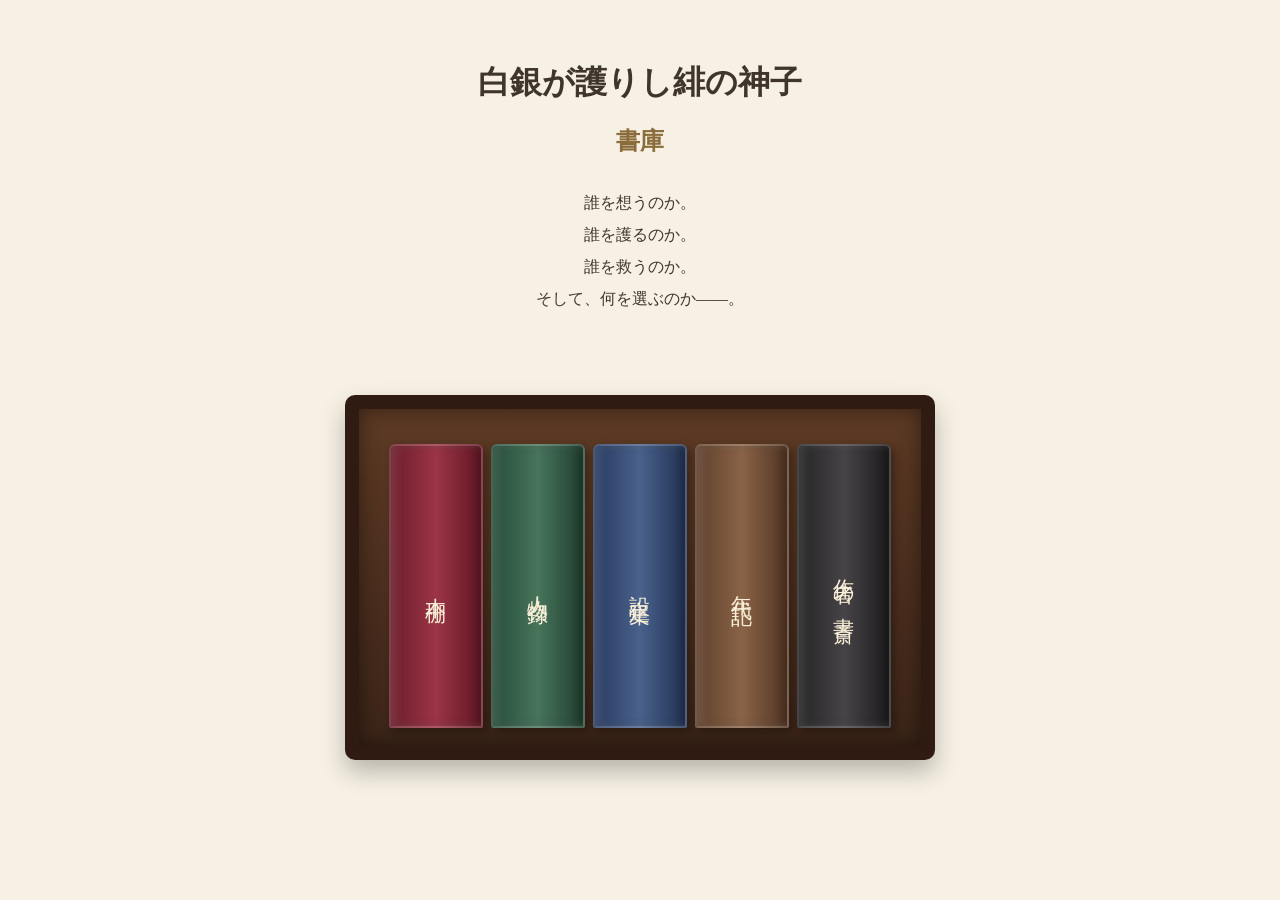
<file: index.html>
<!DOCTYPE html>
<html lang="ja">
<head>
    <meta charset="UTF-8">
    <meta name="viewport" content="width=device-width, initial-scale=1.0">
    <title>白銀が護りし緋の神子 書庫</title>

    <link rel="stylesheet" href="style.css?v=1">
</head>

<body>

<div class="container">

    <h1>白銀が護りし緋の神子</h1>

    <h2>書庫</h2>

    <p class="catch">
        誰を想うのか。<br>
        誰を護るのか。<br>
        誰を救うのか。<br>
        そして、何を選ぶのか――。
    </p>

    <div class="menu">

        <div class="library-shelf">

    <a href="bookshelf.html" class="book-spine book-red">
        <span>本棚</span>
    </a>

    <a href="#" class="book-spine book-green">
        <span>人物録</span>
    </a>

    <a href="#" class="book-spine book-blue">
        <span>設定集</span>
    </a>

    <a href="#" class="book-spine book-brown">
        <span>年代記</span>
    </a>

    <a href="editor.html" class="book-spine book-black">
        <span>作者の書斎</span>
    </a>

</div>
    </div>

</div>

<script src="script.js"></script>

</body>
</html>
</file>
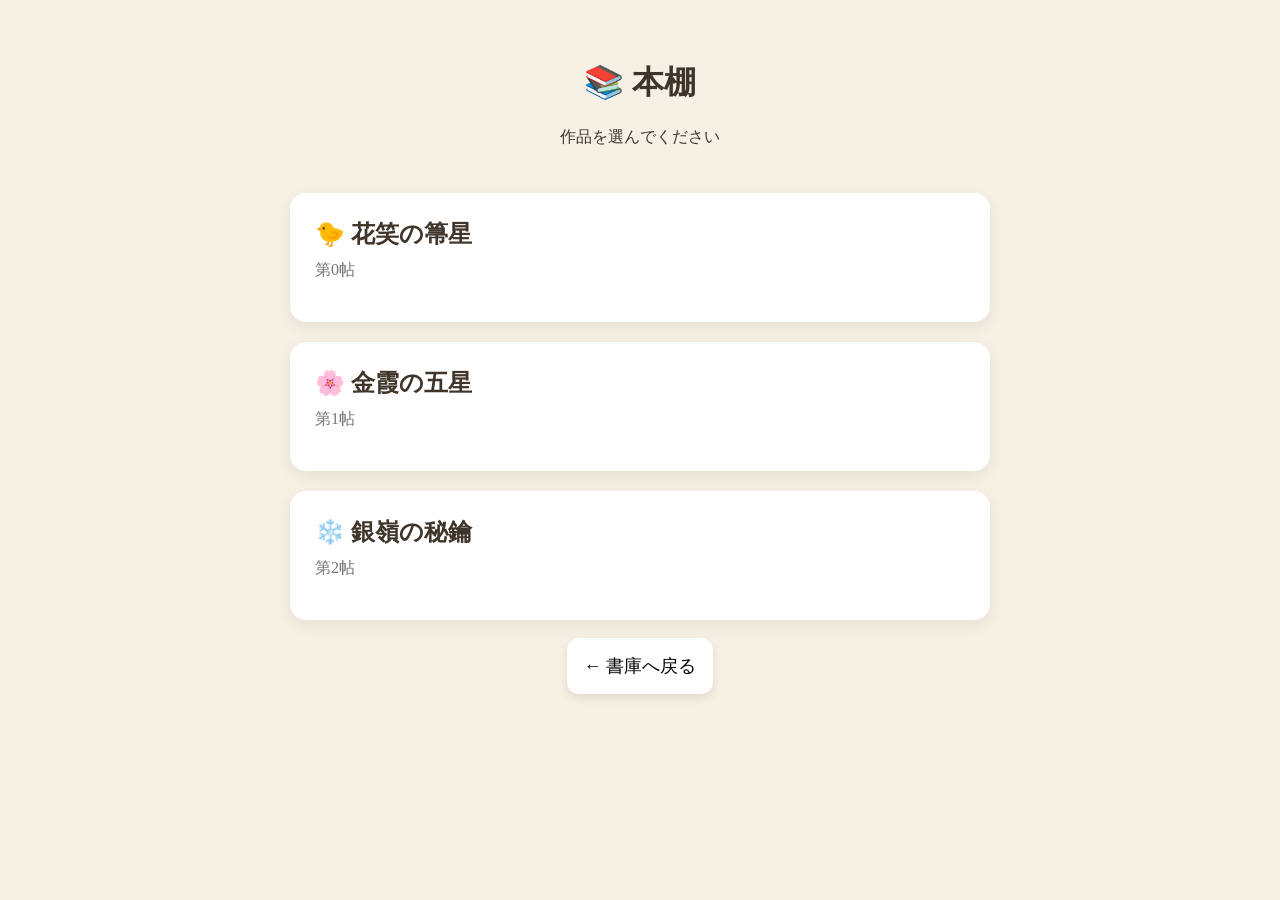
<file: bookshelf.html>
<!DOCTYPE html>
<html lang="ja">

<head>
    <meta charset="UTF-8">
    <meta name="viewport" content="width=device-width, initial-scale=1.0">

    <title>本棚</title>

    <link rel="stylesheet" href="style.css?v=2">
</head>

<body>

    <div class="container">

        <h1>📚 本棚</h1>

        <p class="catch">
            作品を選んでください
        </p>

        <div class="book-list">

            <div class="book-card" onclick="showBook('hanaemi')">
                <h3>🐤 花笑の箒星</h3>
                <p>第0帖</p>
            </div>

            <div class="book-card" onclick="showBook('kinka')">
                <h3>🌸 金霞の五星</h3>
                <p>第1帖</p>
            </div>

            <div class="book-card" onclick="showBook('ginrei')">
                <h3>❄️ 銀嶺の秘鑰</h3>
                <p>第2帖</p>
            </div>

        </div>

        <div id="bookDetail"></div>

        <br>

        <button onclick="location.href='index.html'">
            ← 書庫へ戻る
        </button>

    </div>

    <script src="books.js?v=3"></script>
    <script src="script.js?=3"></script>

</body>

</html>
</file>
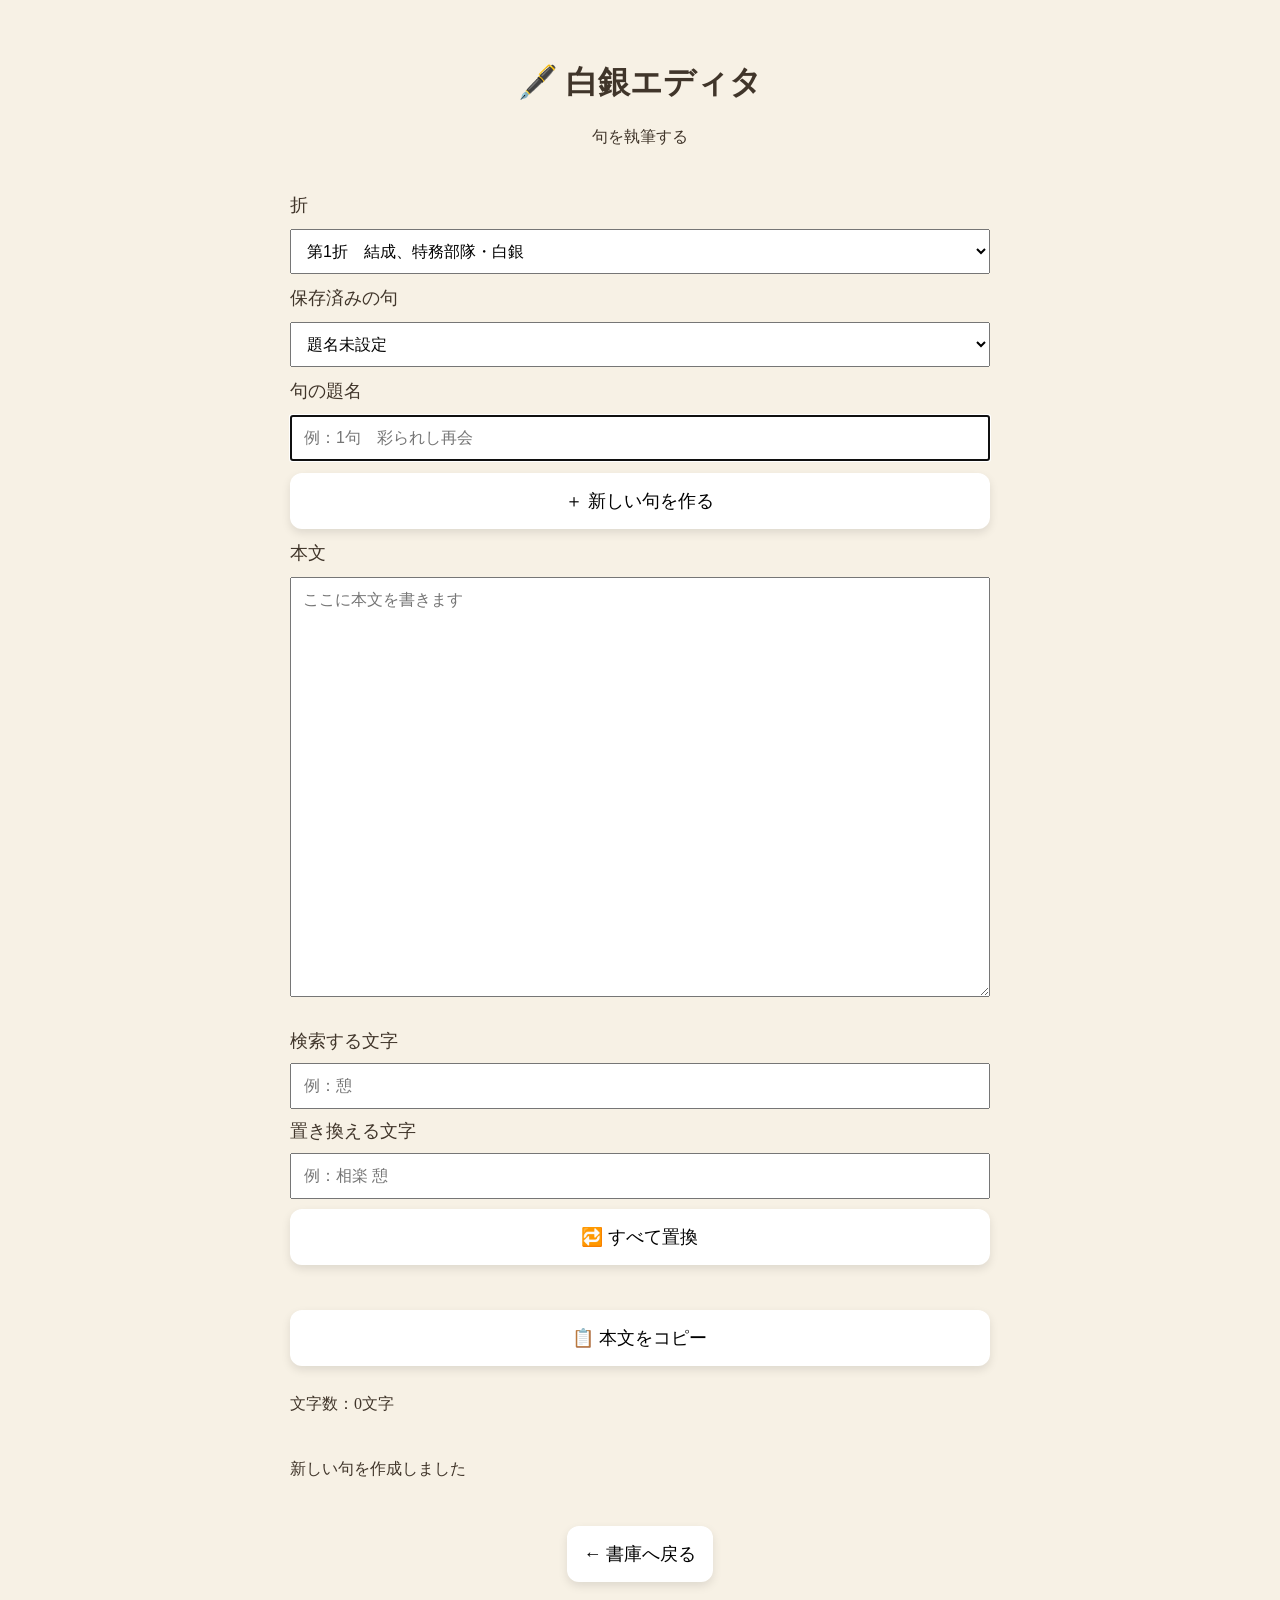
<file: editor.html>
<!DOCTYPE html>
<html lang="ja">

<head>
    <meta charset="UTF-8">

    <meta
        name="viewport"
        content="width=device-width, initial-scale=1.0"
    >

    <title>白銀エディタ</title>

    <link rel="stylesheet" href="style.css?v=4">
</head>

<body>

    <div class="container">

        <h1>🖋️ 白銀エディタ</h1>

        <p class="catch">
            句を執筆する
        </p>

        <div class="editor-area">

            <label for="chapterSelect">
    折
</label>

<select id="chapterSelect">
    <option value="chapter1">
        第1折　結成、特務部隊・白銀
    </option>

    <option value="chapter2">
        第2折　カフェーという闇
    </option>

    <option value="chapter3">
        第3折　それぞれの想い
    </option>

    <option value="chapter4">
        第4折　終わりの始まり
    </option>

    <option value="chapter5">
        第5折　追うものから追われるものへ
    </option>
</select>
            
    <label for="verseSelect">
       保存済みの句
    </label>

<select id="verseSelect">
</select>    
            
            <label for="verseTitle">
                句の題名
            </label>

            <input
                type="text"
                id="verseTitle"
                placeholder="例：1句　彩られし再会"
            >

            <button type="button" id="newVerseButton">
                ＋ 新しい句を作る
            </button>  
            
            <label for="manuscript">
                本文
            </label>

            <textarea
                id="manuscript"
                placeholder="ここに本文を書きます"></textarea>

            <div class="replace-area">

    <label for="searchText">
        検索する文字
    </label>

    <input
        type="text"
        id="searchText"
        placeholder="例：憩"
    >

    <label for="replaceText">
        置き換える文字
    </label>

    <input
        type="text"
        id="replaceText"
        placeholder="例：相楽 憩"
    >

    <button type="button" id="replaceButton">
        🔁 すべて置換
    </button>

</div>
            
　　　　　　　　<button type="button" id="copyButton">
                     📋 本文をコピー
　　　　　　　　</button> 
            
            <p id="characterCount">
                文字数：0文字
            </p>

            <p id="saveStatus">
                未保存
            </p>

        </div>

        <button onclick="location.href='index.html'">
            ← 書庫へ戻る
        </button>

    </div>
    
    <script src="editor.js?v=6"></script>

</body>

</html>
</html>
</file>
<file: style.css>
body{

    margin:0;

    font-family:serif;

    background:#f7f1e5;

    color:#40352a;

}

.container{

    max-width:700px;

    margin:auto;

    padding:40px 20px;

    text-align:center;

}

h1{

    font-size:32px;

    margin-bottom:5px;

}

h2{

    color:#8a6d3b;

    margin-bottom:30px;

}

.catch{

    line-height:2;

    margin-bottom:40px;

}

.menu{

    display:flex;

    flex-direction:column;

    gap:18px;

}

button{

    font-size:18px;

    padding:16px;

    border:none;

    border-radius:12px;

    background:white;

    cursor:pointer;

    box-shadow:0 4px 10px rgba(0,0,0,.1);

    transition:.2s;

}

button:hover{

    transform:translateY(-3px);

}

.book-list{

display:flex;

flex-direction:column;

gap:20px;

margin-top:30px;

}

.book-card{

background:white;

padding:25px;

border-radius:16px;

box-shadow:0 5px 15px rgba(0,0,0,.08);

text-align:left;

cursor:pointer;

transition:.2s;

}

.book-card:hover{

transform:translateY(-4px);

}

.book-card h3{

margin:0;

font-size:24px;

}

.book-card p{

margin-top:10px;

color:#777;

}


#bookDetail {

margin-top:40px;

background:white;

padding:30px;

border-radius:16px;

box-shadow:0 5px 15px rgba(0,0,0,.08);

}

#bookDetail:empty {
    display: none;

}

#bookDetail ul {
    list-style: none;
    padding: 0;
    margin: 20px auto 0;
    max-width: 520px;
    text-align: left;
}

#bookDetail li {
    margin: 12px 0;
    text-align: left;
}


.chapter-list{

display:flex;

flex-direction:column;

gap:12px;

margin-top:25px;

}

.chapter-list button{

width:100%;

text-align:left;

padding:16px;

font-size:17px;

}

.editor-area {
    display: flex;
    flex-direction: column;
    gap: 12px;
    max-width: 800px;
    margin: 30px auto;
    text-align: left;
}

.editor-area label {
    font-size: 18px;
}

.editor-area select,
.editor-area input,
.editor-area textarea {
    width: 100%;
    box-sizing: border-box;
    font-size: 16px;
    padding: 12px;
}

.editor-area textarea {
    min-height: 420px;
    resize: vertical;
}

.replace-area {
    display: flex;
    flex-direction: column;
    gap: 10px;
    margin-top: 20px;
}

.replace-area input {
    width: 100%;
    box-sizing: border-box;
    padding: 12px;
    font-size: 16px;
}

.library-shelf {
    display: flex;
    justify-content: center;
    align-items: flex-end;
    gap: 8px;

    max-width: 850px;
    margin: 40px auto;
    padding: 35px 30px 18px;

    background:
        linear-gradient(
            to bottom,
            #5d3a24,
            #3b2418
        );

    border: 14px solid #2f1b12;
    border-radius: 10px;

    box-shadow:
        inset 0 0 20px rgba(0, 0, 0, 0.45),
        0 12px 25px rgba(0, 0, 0, 0.25);
}


.book-spine {
    display: flex;
    justify-content: center;
    align-items: center;

    width: 90px;
    height: 280px;

    color: #f8efd8;
    text-decoration: none;

    border-radius: 6px 6px 2px 2px;
    border: 2px solid rgba(255, 255, 255, 0.18);

    box-shadow:
        inset 5px 0 8px rgba(255, 255, 255, 0.12),
        inset -5px 0 8px rgba(0, 0, 0, 0.2),
        4px 4px 8px rgba(0, 0, 0, 0.3);

    transition:
        transform 0.25s ease,
        box-shadow 0.25s ease;
}


.book-spine span {
    writing-mode: vertical-rl;
    text-orientation: upright;

    font-size: 21px;
    letter-spacing: 5px;
    font-family: serif;
}


.book-spine:hover,
.book-spine:active {
    transform: translateY(-18px);

    box-shadow:
        inset 5px 0 8px rgba(255, 255, 255, 0.12),
        inset -5px 0 8px rgba(0, 0, 0, 0.2),
        8px 14px 15px rgba(0, 0, 0, 0.35);
}


.book-red {
    background: linear-gradient(
        to right,
        #6d1d2b,
        #9b3446,
        #611724
    );
}


.book-green {
    background: linear-gradient(
        to right,
        #284e3a,
        #47745b,
        #203f30
    );
}


.book-blue {
    background: linear-gradient(
        to right,
        #293c62,
        #49618b,
        #223354
    );
}


.book-brown {
    background: linear-gradient(
        to right,
        #60412d,
        #8a6347,
        #513523
    );
}


.book-black {
    background: linear-gradient(
        to right,
        #262526,
        #474347,
        #1d1c1d
    );
}
</file>
